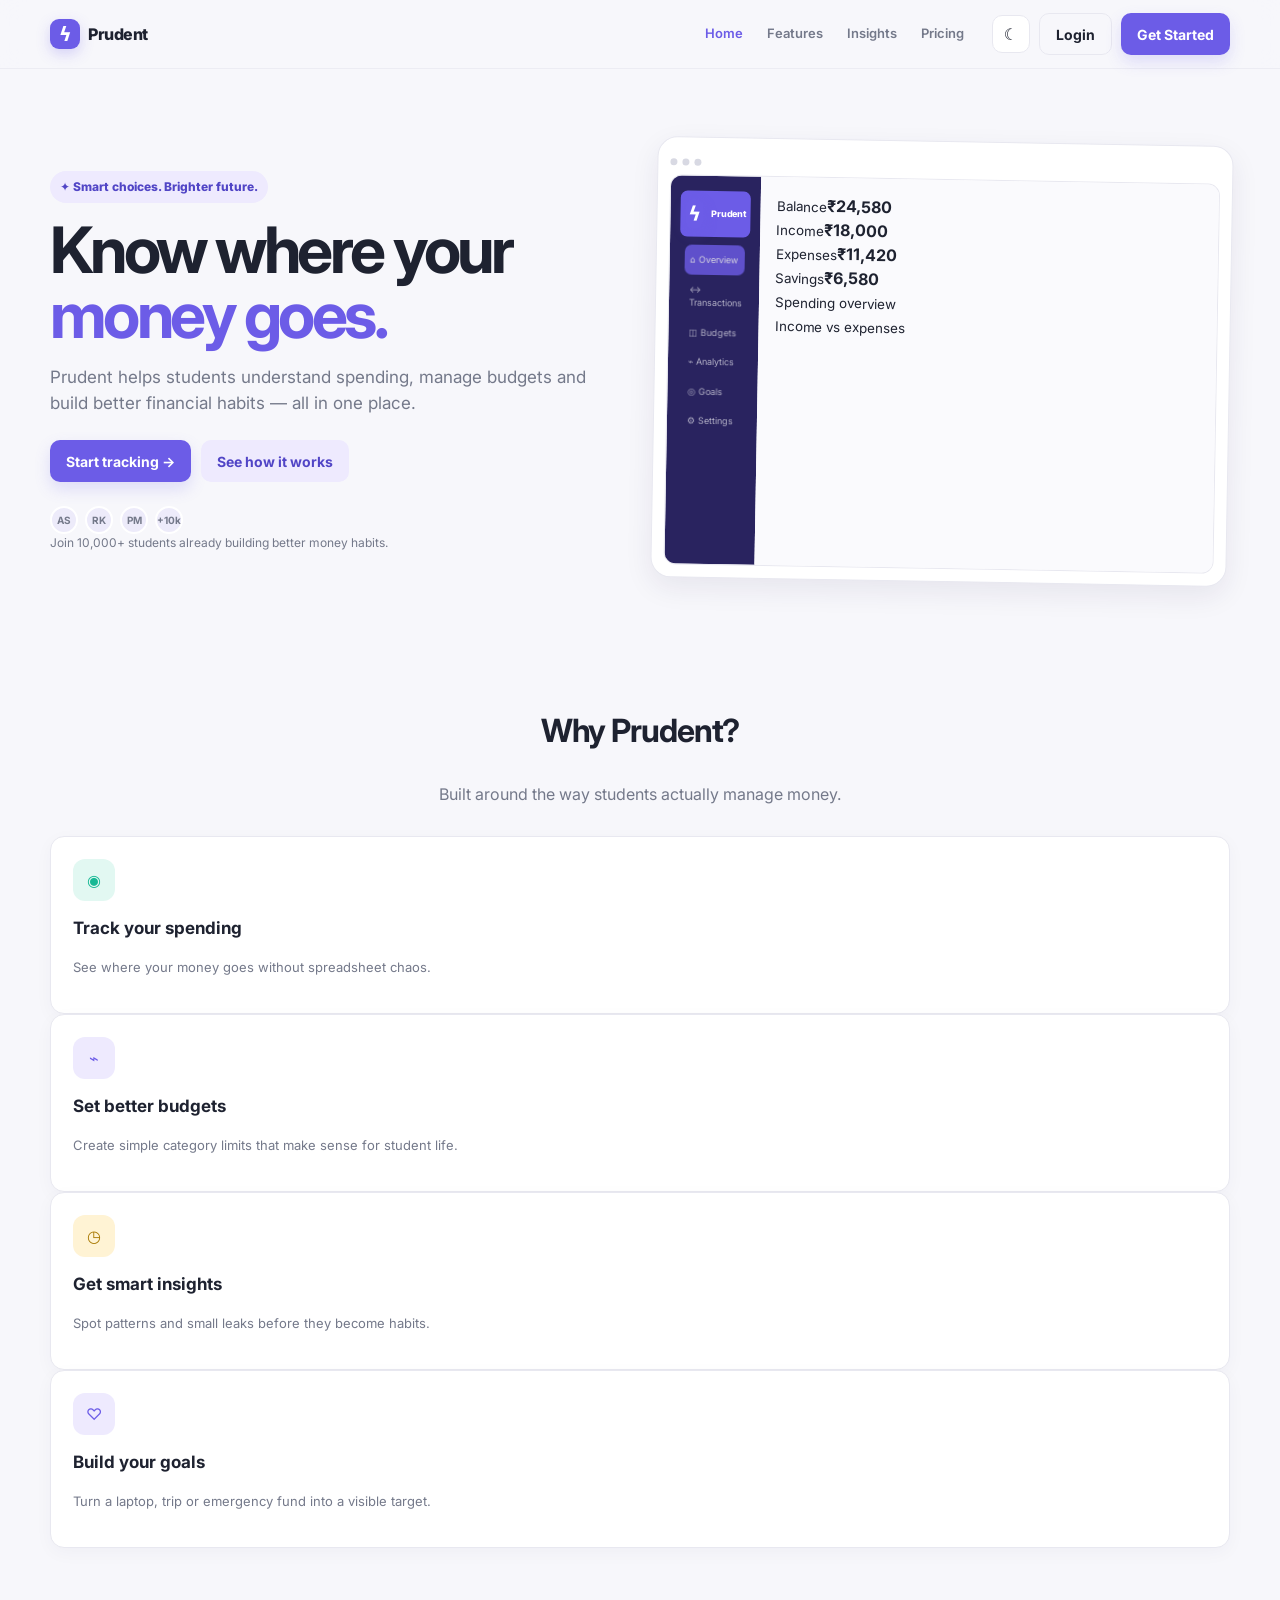
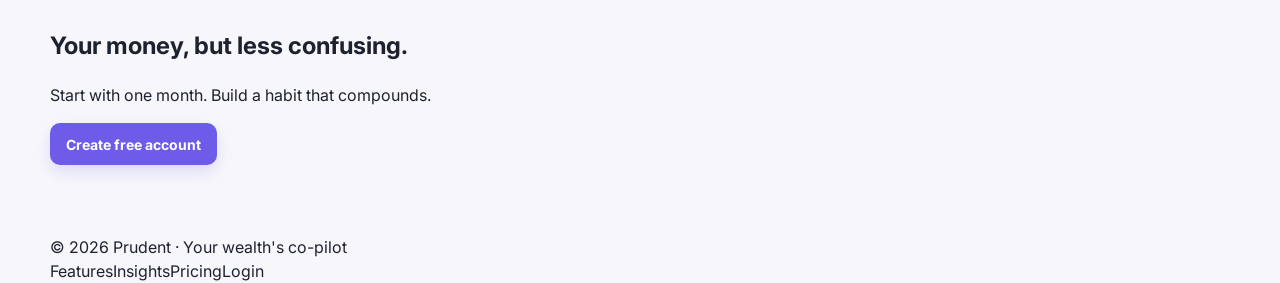
<file: index.html>
<!doctype html><html><head><meta charset="utf-8"><meta name="viewport" content="width=device-width,initial-scale=1"><title>Home — Prudent</title><link rel="stylesheet" href="styles.css"></head><body>
        <header class="navbar"><div class="container nav-inner">
          <a class="logo" href="index.html"><span class="logo-mark">ϟ</span>Prudent</a>
          <nav class="nav-links">
            <a class="active" href="index.html">Home</a>
            <a class="" href="features.html">Features</a>
            <a class="" href="insights.html">Insights</a>
            <a class="" href="pricing.html">Pricing</a>
          </nav>
          <div class="nav-actions"><button class="theme-btn" data-theme-toggle>☾</button><a class="btn btn-outline" href="auth.html">Login</a><a class="btn btn-primary" href="auth.html">Get Started</a><button class="theme-btn mobile-menu">☰</button></div>
        </div></header>
        
<section class="hero"><div class="container hero-grid">
<div>
  <div class="eyebrow">✦ Smart choices. Brighter future.</div>
  <h1>Know where your <span class="gradient-text">money goes.</span></h1>
  <p>Prudent helps students understand spending, manage budgets and build better financial habits — all in one place.</p>
  <div class="hero-actions"><a class="btn btn-primary" href="dashboard.html">Start tracking →</a><a class="btn btn-secondary" href="features.html">See how it works</a></div>
  <div class="hero-note"><div class="avatar-stack"><span>AS</span><span>RK</span><span>PM</span><span>+10k</span></div> Join 10,000+ students already building better money habits.</div>
</div>
<div class="mockup"><div class="mock-top"><i class="dot"></i><i class="dot"></i><i class="dot"></i></div>
  <div class="app-preview"><aside class="preview-side"><div class="logo"><span class="logo-mark">ϟ</span>Prudent</div><div class="preview-nav"><div class="sel">⌂ Overview</div><div>↔ Transactions</div><div>◫ Budgets</div><div>⌁ Analytics</div><div>◎ Goals</div><div>⚙ Settings</div></div></aside>
  <div class="preview-main"><div class="preview-head"></div><div class="mini-cards"><div class="mini-card"><small>Balance</small><b>₹24,580</b></div><div class="mini-card"><small>Income</small><b>₹18,000</b></div><div class="mini-card"><small>Expenses</small><b>₹11,420</b></div><div class="mini-card"><small>Savings</small><b>₹6,580</b></div></div><div class="chart-row"><div class="chart"><small>Spending overview</small><div class="donut"></div></div><div class="chart"><small>Income vs expenses</small><div class="bars"><i class="bar" style="height:55%"></i><i class="bar mint" style="height:72%"></i><i class="bar" style="height:65%"></i><i class="bar mint" style="height:88%"></i><i class="bar" style="height:48%"></i></div></div></div></div></div>
</div></div></section>
<section class="section"><div class="container"><div class="section-head"><h2>Why Prudent?</h2><p>Built around the way students actually manage money.</p></div><div class="grid-4">
<div class="feature-card"><div class="icon-box icon-green">◉</div><h3>Track your spending</h3><p>See where your money goes without spreadsheet chaos.</p></div>
<div class="feature-card"><div class="icon-box">⌁</div><h3>Set better budgets</h3><p>Create simple category limits that make sense for student life.</p></div>
<div class="feature-card"><div class="icon-box icon-yellow">◷</div><h3>Get smart insights</h3><p>Spot patterns and small leaks before they become habits.</p></div>
<div class="feature-card"><div class="icon-box icon-pink">♡</div><h3>Build your goals</h3><p>Turn a laptop, trip or emergency fund into a visible target.</p></div>
</div></div></section>
<section class="section" style="padding-top:10px"><div class="container"><div class="cta"><h2>Your money, but less confusing.</h2><p>Start with one month. Build a habit that compounds.</p><a class="btn btn-primary" href="auth.html">Create free account</a></div></div></section>
<footer><div class="container footer-row"><span>© 2026 Prudent · Your wealth's co-pilot</span><div class="footer-links"><a href="features.html">Features</a><a href="insights.html">Insights</a><a href="pricing.html">Pricing</a><a href="auth.html">Login</a></div></div></footer><div id="toast" class="toast"></div><script src="script.js"></script></body></html>
</file>
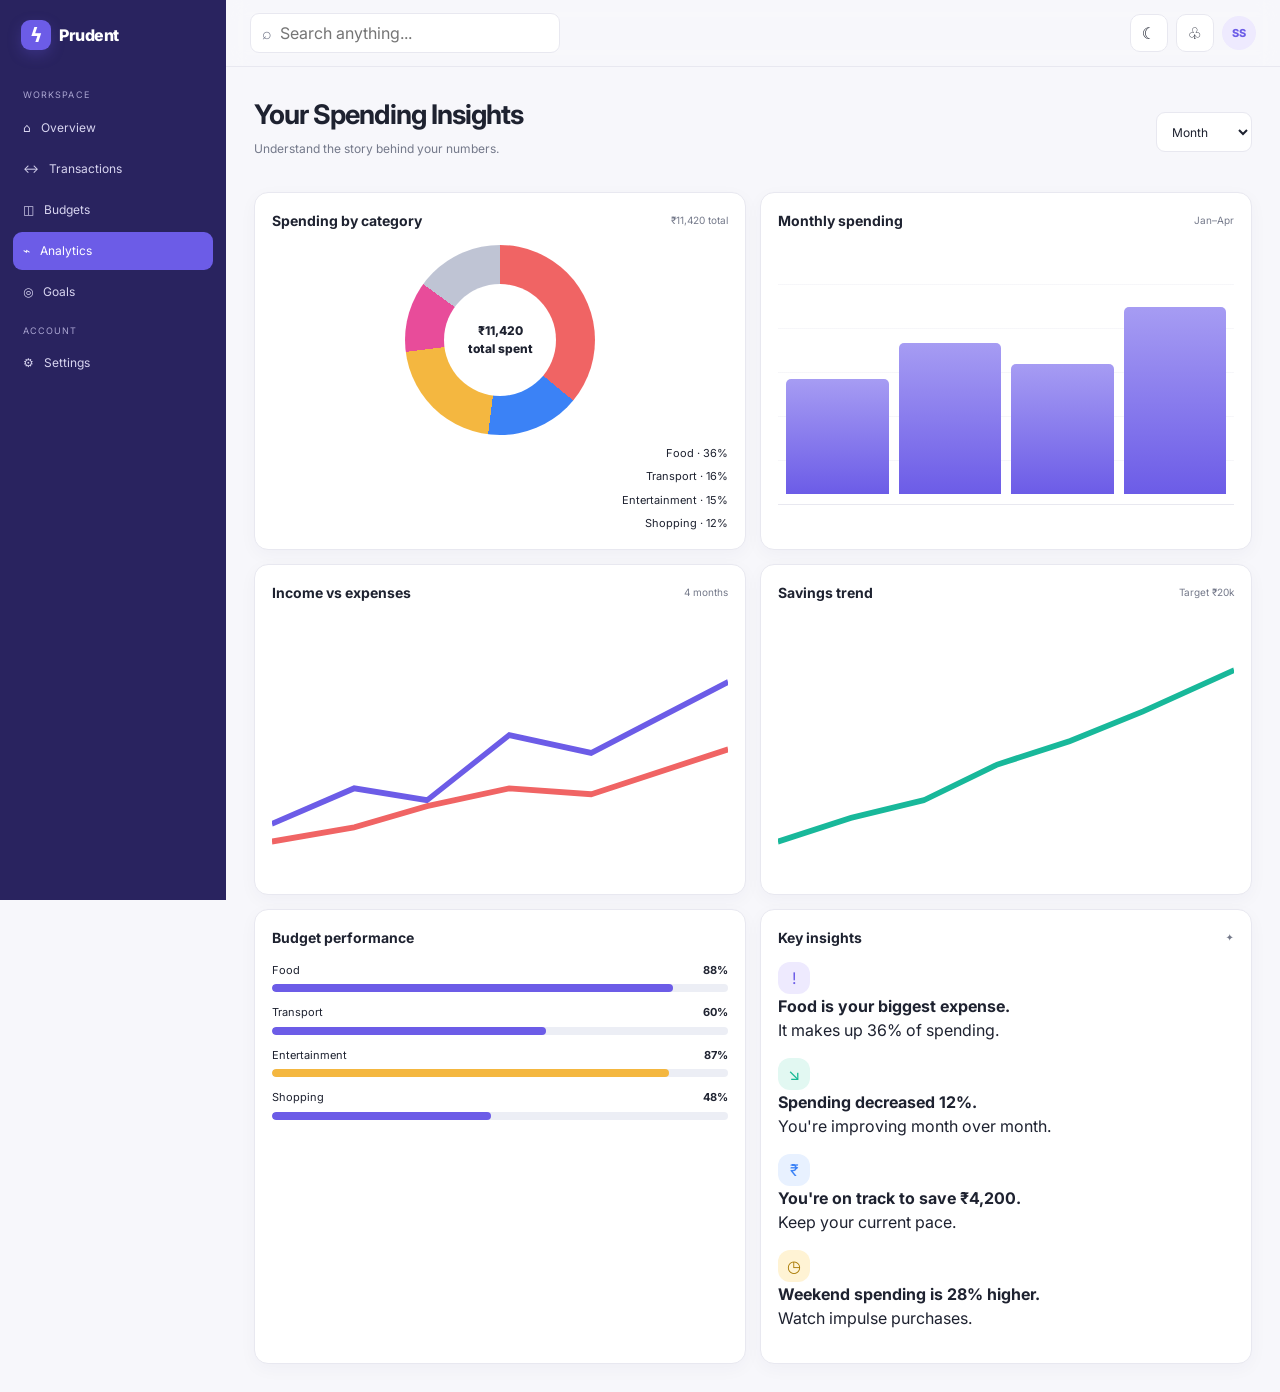
<file: analytics.html>
<!doctype html><html><head><meta charset="utf-8"><meta name="viewport" content="width=device-width,initial-scale=1"><title>Analytics — Prudent</title><link rel="stylesheet" href="styles.css"></head><body><div class="app-shell">
        <aside class="sidebar" id="sidebar">
          <div class="logo"><span class="logo-mark">ϟ</span>Prudent</div>
          <div class="side-group">
            <div class="side-label">Workspace</div>
            <a class="side-link " href="dashboard.html">⌂ <span>Overview</span></a>
            <a class="side-link " href="transactions.html">↔ <span>Transactions</span></a>
            <a class="side-link " href="budgets.html">◫ <span>Budgets</span></a>
            <a class="side-link active" href="analytics.html">⌁ <span>Analytics</span></a>
            <a class="side-link " href="goals-settings.html">◎ <span>Goals</span></a>
          </div>
          <div class="side-group">
            <div class="side-label">Account</div>
            <a class="side-link " href="goals-settings.html#settings">⚙ <span>Settings</span></a>
          </div>
        </aside>
        <div class="app-main">
          <header class="topbar">
            <div style="display:flex;align-items:center;gap:10px">
              <button class="theme-btn mobile-menu" data-menu>☰</button>
              <label class="search">⌕ <input placeholder="Search anything..." /></label>
            </div>
            <div class="top-actions">
              <button class="theme-btn" data-theme-toggle>☾</button>
              <button class="theme-btn" data-toast="No new notifications">♧</button>
              <div class="avatar">SS</div>
            </div>
          </header>
          <main class="page">
<div class="page-title"><div><h1>Your Spending Insights</h1><p>Understand the story behind your numbers.</p></div><select class="filter"><option>Month</option><option>Week</option><option>3 Months</option><option>Year</option></select></div>
<div class="analytics-grid">
<div class="panel"><div class="panel-title"><h3>Spending by category</h3><span>₹11,420 total</span></div><div class="donut-large"></div><div class="legend"><div><i></i>Food · 36%</div><div><i class="c2"></i>Transport · 16%</div><div><i class="c3"></i>Entertainment · 15%</div><div><i class="c4"></i>Shopping · 12%</div></div></div>
<div class="panel"><div class="panel-title"><h3>Monthly spending</h3><span>Jan–Apr</span></div><div class="big-chart" style="height:260px"><i class="big-bar" style="height:48%"></i><i class="big-bar" style="height:63%"></i><i class="big-bar" style="height:54%"></i><i class="big-bar" style="height:78%"></i></div></div>
<div class="panel"><div class="panel-title"><h3>Income vs expenses</h3><span>4 months</span></div><div class="line-chart" style="height:260px"><svg viewBox="0 0 500 220" preserveAspectRatio="none"><polyline fill="none" stroke="#6C5CE7" stroke-width="5" points="0,175 90,145 170,155 260,100 350,115 500,55"/><polyline fill="none" stroke="#F06464" stroke-width="5" points="0,190 90,178 170,160 260,145 350,150 500,112"/></svg></div></div>
<div class="panel"><div class="panel-title"><h3>Savings trend</h3><span>Target ₹20k</span></div><div class="line-chart" style="height:260px"><svg viewBox="0 0 500 220" preserveAspectRatio="none"><polyline fill="none" stroke="#18B89A" stroke-width="5" points="0,190 80,170 160,155 240,125 320,105 400,80 500,45"/></svg></div></div>
<div class="panel"><div class="panel-title"><h3>Budget performance</h3></div><div class="budget-row"><div class="budget-head"><span>Food</span><b>88%</b></div><div class="progress red"><span style="width:88%"></span></div></div><div class="budget-row"><div class="budget-head"><span>Transport</span><b>60%</b></div><div class="progress"><span style="width:60%"></span></div></div><div class="budget-row"><div class="budget-head"><span>Entertainment</span><b>87%</b></div><div class="progress yellow"><span style="width:87%"></span></div></div><div class="budget-row"><div class="budget-head"><span>Shopping</span><b>48%</b></div><div class="progress"><span style="width:48%"></span></div></div></div>
<div class="panel"><div class="panel-title"><h3>Key insights</h3><span>✦</span></div><div class="insights"><div class="insight"><div class="icon-box icon-pink" style="margin:0;width:32px;height:32px">!</div><div><b>Food is your biggest expense.</b><p>It makes up 36% of spending.</p></div></div><div class="insight"><div class="icon-box icon-green" style="margin:0;width:32px;height:32px">↘</div><div><b>Spending decreased 12%.</b><p>You're improving month over month.</p></div></div><div class="insight"><div class="icon-box icon-blue" style="margin:0;width:32px;height:32px">₹</div><div><b>You're on track to save ₹4,200.</b><p>Keep your current pace.</p></div></div><div class="insight"><div class="icon-box icon-yellow" style="margin:0;width:32px;height:32px">◷</div><div><b>Weekend spending is 28% higher.</b><p>Watch impulse purchases.</p></div></div></div></div>
</div>
</main>
        </div>
        </div><div id="toast" class="toast"></div><script src="script.js"></script></body></html>
</file>
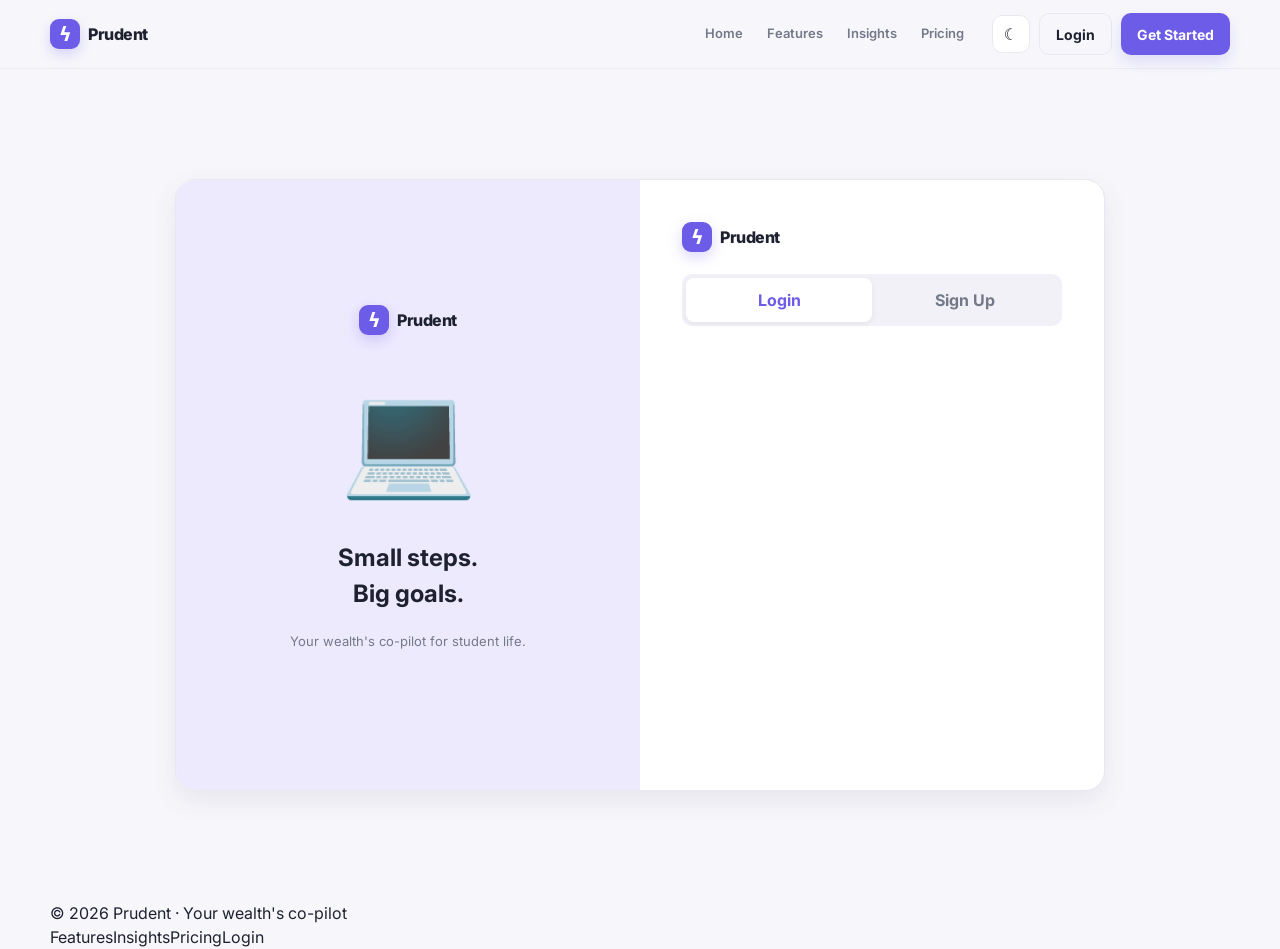
<file: auth.html>
<!doctype html><html><head><meta charset="utf-8"><meta name="viewport" content="width=device-width,initial-scale=1"><title>Login / Sign Up — Prudent</title><link rel="stylesheet" href="styles.css"></head><body>
        <header class="navbar"><div class="container nav-inner">
          <a class="logo" href="index.html"><span class="logo-mark">ϟ</span>Prudent</a>
          <nav class="nav-links">
            <a class="" href="index.html">Home</a>
            <a class="" href="features.html">Features</a>
            <a class="" href="insights.html">Insights</a>
            <a class="" href="pricing.html">Pricing</a>
          </nav>
          <div class="nav-actions"><button class="theme-btn" data-theme-toggle>☾</button><a class="btn btn-outline" href="auth.html">Login</a><a class="btn btn-primary" href="auth.html">Get Started</a><button class="theme-btn mobile-menu">☰</button></div>
        </div></header>
        
<main class="auth-page"><div class="auth-wrap">
<div class="auth-art"><div class="auth-art-inner"><div class="logo" style="justify-content:center"><span class="logo-mark">ϟ</span>Prudent</div><div class="student">💻</div><h2>Small steps.<br>Big goals.</h2><p style="color:var(--muted);font-size:13px">Your wealth's co-pilot for student life.</p></div></div>
<div class="auth-form"><a href="index.html" class="logo" style="margin-bottom:22px"><span class="logo-mark">ϟ</span>Prudent</a>
<div class="tabs" data-tabs><button class="tab active" data-target="loginState">Login</button><button class="tab" data-target="signupState">Sign Up</button></div>
<div id="loginState" class="auth-state"><h1>Welcome back</h1><p>Pick up where you left off.</p><form onsubmit="event.preventDefault();toast('Logged in successfully');setTimeout(()=>location.href='dashboard.html',500)"><div class="form-group"><label>Email address</label><input class="input" type="email" placeholder="you@example.com" required></div><div class="form-group"><label>Password</label><input class="input" type="password" placeholder="Enter your password" required></div><div class="form-row"><label class="check"><input type="checkbox"> Remember me</label><a href="#" style="color:var(--primary)">Forgot password?</a></div><button class="btn btn-primary" style="width:100%">Login</button></form><div class="divider">or</div><button class="btn btn-outline" style="width:100%" data-toast="Google sign-in demo">G&nbsp; Continue with Google</button><p style="text-align:center;margin-top:18px">Don't have an account? <button class="btn-ghost" data-auth-switch="signup" style="padding:0;color:var(--primary)">Sign up</button></p></div>
<div id="signupState" class="auth-state" style="display:none"><h1>Create your account</h1><p>Start building better money habits.</p><form onsubmit="event.preventDefault();toast('Account created');setTimeout(()=>location.href='dashboard.html',500)"><div class="form-group"><label>Full name</label><input class="input" placeholder="Sakshi Shandilya" required></div><div class="form-group"><label>Email address</label><input class="input" type="email" placeholder="you@example.com" required></div><div class="form-group"><label>Password</label><input class="input" type="password" placeholder="••••••••" required></div><div class="form-group"><label>Confirm password</label><input class="input" type="password" placeholder="••••••••" required></div><label class="check" style="font-size:11px;color:var(--muted);margin:8px 0 17px"><input type="checkbox" required> I agree to the Terms & Conditions</label><button class="btn btn-primary" style="width:100%">Sign Up</button></form><div class="divider">or</div><button class="btn btn-outline" style="width:100%" data-toast="Google sign-up demo">G&nbsp; Continue with Google</button><p style="text-align:center;margin-top:18px">Already have an account? <button class="btn-ghost" data-auth-switch="login" style="padding:0;color:var(--primary)">Login</button></p></div>
</div></div></main>
<footer><div class="container footer-row"><span>© 2026 Prudent · Your wealth's co-pilot</span><div class="footer-links"><a href="features.html">Features</a><a href="insights.html">Insights</a><a href="pricing.html">Pricing</a><a href="auth.html">Login</a></div></div></footer><div id="toast" class="toast"></div><script src="script.js"></script></body></html>
</file>
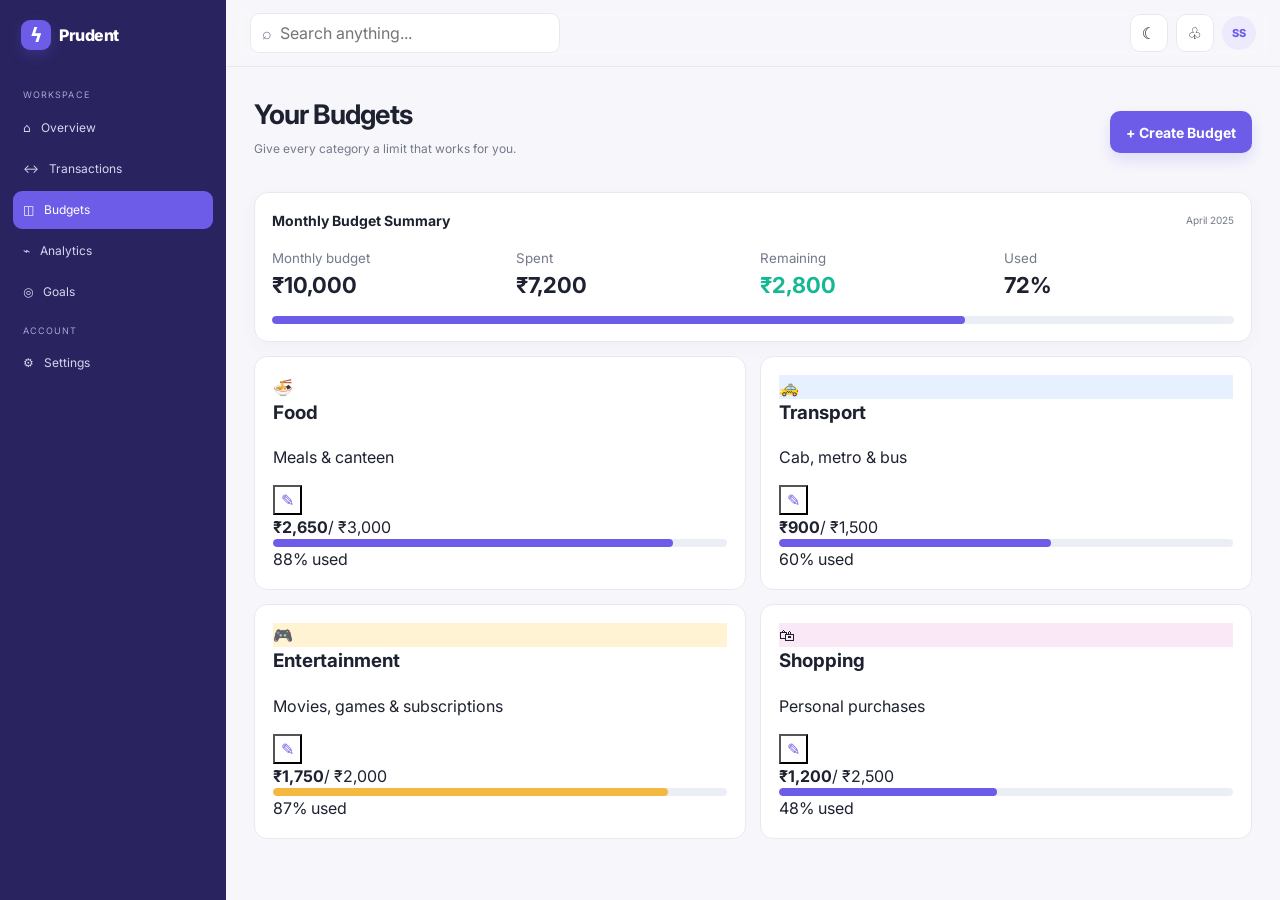
<file: budgets.html>
<!doctype html><html><head><meta charset="utf-8"><meta name="viewport" content="width=device-width,initial-scale=1"><title>Budgets — Prudent</title><link rel="stylesheet" href="styles.css"></head><body><div class="app-shell">
        <aside class="sidebar" id="sidebar">
          <div class="logo"><span class="logo-mark">ϟ</span>Prudent</div>
          <div class="side-group">
            <div class="side-label">Workspace</div>
            <a class="side-link " href="dashboard.html">⌂ <span>Overview</span></a>
            <a class="side-link " href="transactions.html">↔ <span>Transactions</span></a>
            <a class="side-link active" href="budgets.html">◫ <span>Budgets</span></a>
            <a class="side-link " href="analytics.html">⌁ <span>Analytics</span></a>
            <a class="side-link " href="goals-settings.html">◎ <span>Goals</span></a>
          </div>
          <div class="side-group">
            <div class="side-label">Account</div>
            <a class="side-link " href="goals-settings.html#settings">⚙ <span>Settings</span></a>
          </div>
        </aside>
        <div class="app-main">
          <header class="topbar">
            <div style="display:flex;align-items:center;gap:10px">
              <button class="theme-btn mobile-menu" data-menu>☰</button>
              <label class="search">⌕ <input placeholder="Search anything..." /></label>
            </div>
            <div class="top-actions">
              <button class="theme-btn" data-theme-toggle>☾</button>
              <button class="theme-btn" data-toast="No new notifications">♧</button>
              <div class="avatar">SS</div>
            </div>
          </header>
          <main class="page">
<div class="page-title"><div><h1>Your Budgets</h1><p>Give every category a limit that works for you.</p></div><button class="btn btn-primary" data-toast="Create Budget opened">+ Create Budget</button></div>
<div class="panel" style="margin-bottom:14px"><div class="panel-title"><h3>Monthly Budget Summary</h3><span>April 2025</span></div><div class="stat-grid"><div><small style="color:var(--muted)">Monthly budget</small><strong style="display:block;font-size:22px">₹10,000</strong></div><div><small style="color:var(--muted)">Spent</small><strong style="display:block;font-size:22px">₹7,200</strong></div><div><small style="color:var(--muted)">Remaining</small><strong style="display:block;font-size:22px;color:var(--mint)">₹2,800</strong></div><div><small style="color:var(--muted)">Used</small><strong style="display:block;font-size:22px">72%</strong></div></div><div class="progress" style="margin-top:14px"><span style="width:72%"></span></div></div>
<div class="budget-grid">
<div class="budget-card"><div class="budget-top"><div class="category-icon">🍜</div><div><h3>Food</h3><p>Meals & canteen</p></div><button class="btn-ghost" style="margin-left:auto">✎</button></div><div class="budget-values"><b>₹2,650</b><span>/ ₹3,000</span></div><div class="progress red"><span style="width:88%"></span></div><div class="budget-percent">88% used</div></div>
<div class="budget-card"><div class="budget-top"><div class="category-icon" style="background:#E7F0FF">🚕</div><div><h3>Transport</h3><p>Cab, metro & bus</p></div><button class="btn-ghost" style="margin-left:auto">✎</button></div><div class="budget-values"><b>₹900</b><span>/ ₹1,500</span></div><div class="progress"><span style="width:60%"></span></div><div class="budget-percent">60% used</div></div>
<div class="budget-card"><div class="budget-top"><div class="category-icon" style="background:#FFF3D4">🎮</div><div><h3>Entertainment</h3><p>Movies, games & subscriptions</p></div><button class="btn-ghost" style="margin-left:auto">✎</button></div><div class="budget-values"><b>₹1,750</b><span>/ ₹2,000</span></div><div class="progress yellow"><span style="width:87%"></span></div><div class="budget-percent">87% used</div></div>
<div class="budget-card"><div class="budget-top"><div class="category-icon" style="background:#FBE8F7">🛍</div><div><h3>Shopping</h3><p>Personal purchases</p></div><button class="btn-ghost" style="margin-left:auto">✎</button></div><div class="budget-values"><b>₹1,200</b><span>/ ₹2,500</span></div><div class="progress"><span style="width:48%"></span></div><div class="budget-percent">48% used</div></div>
</div>
</main>
        </div>
        </div><div id="toast" class="toast"></div><script src="script.js"></script></body></html>
</file>
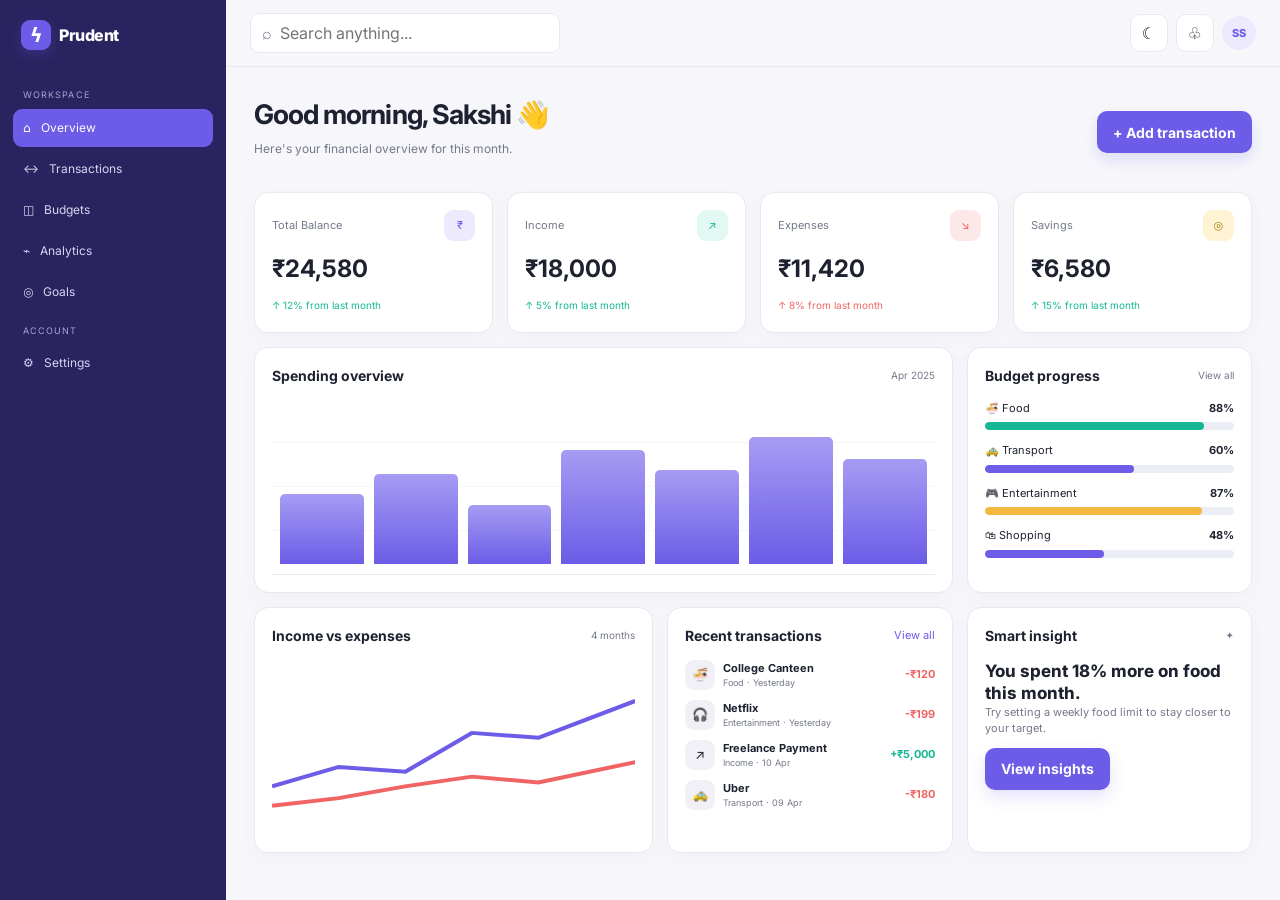
<file: dashboard.html>
<!doctype html><html><head><meta charset="utf-8"><meta name="viewport" content="width=device-width,initial-scale=1"><title>Dashboard — Prudent</title><link rel="stylesheet" href="styles.css"></head><body><div class="app-shell">
        <aside class="sidebar" id="sidebar">
          <div class="logo"><span class="logo-mark">ϟ</span>Prudent</div>
          <div class="side-group">
            <div class="side-label">Workspace</div>
            <a class="side-link active" href="dashboard.html">⌂ <span>Overview</span></a>
            <a class="side-link " href="transactions.html">↔ <span>Transactions</span></a>
            <a class="side-link " href="budgets.html">◫ <span>Budgets</span></a>
            <a class="side-link " href="analytics.html">⌁ <span>Analytics</span></a>
            <a class="side-link " href="goals-settings.html">◎ <span>Goals</span></a>
          </div>
          <div class="side-group">
            <div class="side-label">Account</div>
            <a class="side-link " href="goals-settings.html#settings">⚙ <span>Settings</span></a>
          </div>
        </aside>
        <div class="app-main">
          <header class="topbar">
            <div style="display:flex;align-items:center;gap:10px">
              <button class="theme-btn mobile-menu" data-menu>☰</button>
              <label class="search">⌕ <input placeholder="Search anything..." /></label>
            </div>
            <div class="top-actions">
              <button class="theme-btn" data-theme-toggle>☾</button>
              <button class="theme-btn" data-toast="No new notifications">♧</button>
              <div class="avatar">SS</div>
            </div>
          </header>
          <main class="page">
<div class="page-title"><div><h1>Good morning, Sakshi 👋</h1><p>Here's your financial overview for this month.</p></div><button class="btn btn-primary" data-modal-open="addTransactionModal">+ Add transaction</button></div>
<div class="stat-grid">
<div class="stat"><div class="stat-top"><span>Total Balance</span><span class="stat-icon" style="background:#EEEAFE;color:var(--primary)">₹</span></div><strong>₹24,580</strong><small class="positive">↑ 12% from last month</small></div>
<div class="stat"><div class="stat-top"><span>Income</span><span class="stat-icon" style="background:#E2F8F2;color:var(--mint)">↗</span></div><strong>₹18,000</strong><small class="positive">↑ 5% from last month</small></div>
<div class="stat"><div class="stat-top"><span>Expenses</span><span class="stat-icon" style="background:#FCE8E8;color:var(--coral)">↘</span></div><strong>₹11,420</strong><small class="negative">↑ 8% from last month</small></div>
<div class="stat"><div class="stat-top"><span>Savings</span><span class="stat-icon" style="background:#FFF3D4;color:#A87800">◎</span></div><strong>₹6,580</strong><small class="positive">↑ 15% from last month</small></div>
</div>
<div class="dashboard-grid">
<div class="panel wide"><div class="panel-title"><h3>Spending overview</h3><span>Apr 2025</span></div><div class="big-chart"><i class="big-bar" style="height:45%"></i><i class="big-bar" style="height:58%"></i><i class="big-bar" style="height:38%"></i><i class="big-bar" style="height:74%"></i><i class="big-bar" style="height:61%"></i><i class="big-bar" style="height:82%"></i><i class="big-bar" style="height:68%"></i></div></div>
<div class="panel"><div class="panel-title"><h3>Budget progress</h3><span>View all</span></div><div class="budget-row"><div class="budget-head"><span>🍜 Food</span><b>88%</b></div><div class="progress green"><span style="width:88%"></span></div></div><div class="budget-row"><div class="budget-head"><span>🚕 Transport</span><b>60%</b></div><div class="progress"><span style="width:60%"></span></div></div><div class="budget-row"><div class="budget-head"><span>🎮 Entertainment</span><b>87%</b></div><div class="progress yellow"><span style="width:87%"></span></div></div><div class="budget-row"><div class="budget-head"><span>🛍 Shopping</span><b>48%</b></div><div class="progress"><span style="width:48%"></span></div></div></div>
<div class="panel"><div class="panel-title"><h3>Income vs expenses</h3><span>4 months</span></div><div class="line-chart"><svg viewBox="0 0 300 180" preserveAspectRatio="none"><polyline fill="none" stroke="#6C5CE7" stroke-width="4" points="0,130 55,110 110,115 165,75 220,80 300,42"/><polyline fill="none" stroke="#F06464" stroke-width="4" points="0,150 55,142 110,130 165,120 220,126 300,105"/></svg></div></div>
<div class="panel"><div class="panel-title"><h3>Recent transactions</h3><a href="transactions.html" style="font-size:11px;color:var(--primary)">View all</a></div><div class="tx-list">
<div class="tx"><span class="tx-icon">🍜</span><div><div class="tx-name">College Canteen</div><div class="tx-meta">Food · Yesterday</div></div><span class="tx-amt negative">-₹120</span></div>
<div class="tx"><span class="tx-icon">🎧</span><div><div class="tx-name">Netflix</div><div class="tx-meta">Entertainment · Yesterday</div></div><span class="tx-amt negative">-₹199</span></div>
<div class="tx"><span class="tx-icon">↗</span><div><div class="tx-name">Freelance Payment</div><div class="tx-meta">Income · 10 Apr</div></div><span class="tx-amt positive">+₹5,000</span></div>
<div class="tx"><span class="tx-icon">🚕</span><div><div class="tx-name">Uber</div><div class="tx-meta">Transport · 09 Apr</div></div><span class="tx-amt negative">-₹180</span></div>
</div></div>
<div class="panel"><div class="panel-title"><h3>Smart insight</h3><span>✦</span></div><div style="font-size:17px;font-weight:750;line-height:1.3">You spent 18% more on food this month.</div><p style="font-size:11px;color:var(--muted)">Try setting a weekly food limit to stay closer to your target.</p><a class="btn btn-primary" href="analytics.html">View insights</a></div>
</div>
<div class="modal-backdrop" id="addTransactionModal"><div class="modal"><div class="modal-head"><h2>Add transaction</h2><button class="close" data-modal-close>×</button></div><form id="addTransactionForm"><div class="form-row" style="justify-content:flex-start;gap:8px"><label class="check"><input type="radio" name="type" checked> Expense</label><label class="check"><input type="radio" name="type"> Income</label></div><div class="form-group"><label>Amount</label><input class="input" placeholder="₹0.00" required></div><div class="form-group"><label>Category</label><select class="select"><option>Food</option><option>Transport</option><option>Entertainment</option><option>Shopping</option><option>Other</option></select></div><div class="form-group"><label>Date</label><input class="input" type="date"></div><div class="form-group"><label>Payment method</label><select class="select"><option>UPI</option><option>Card</option><option>Cash</option></select></div><div class="form-group"><label>Description</label><input class="input" placeholder="Add a note"></div><div style="display:flex;justify-content:flex-end;gap:8px"><button type="button" class="btn btn-secondary" data-modal-close>Cancel</button><button class="btn btn-primary">Add</button></div></form></div></div>
</main>
        </div>
        </div><div id="toast" class="toast"></div><script src="script.js"></script></body></html>
</file>
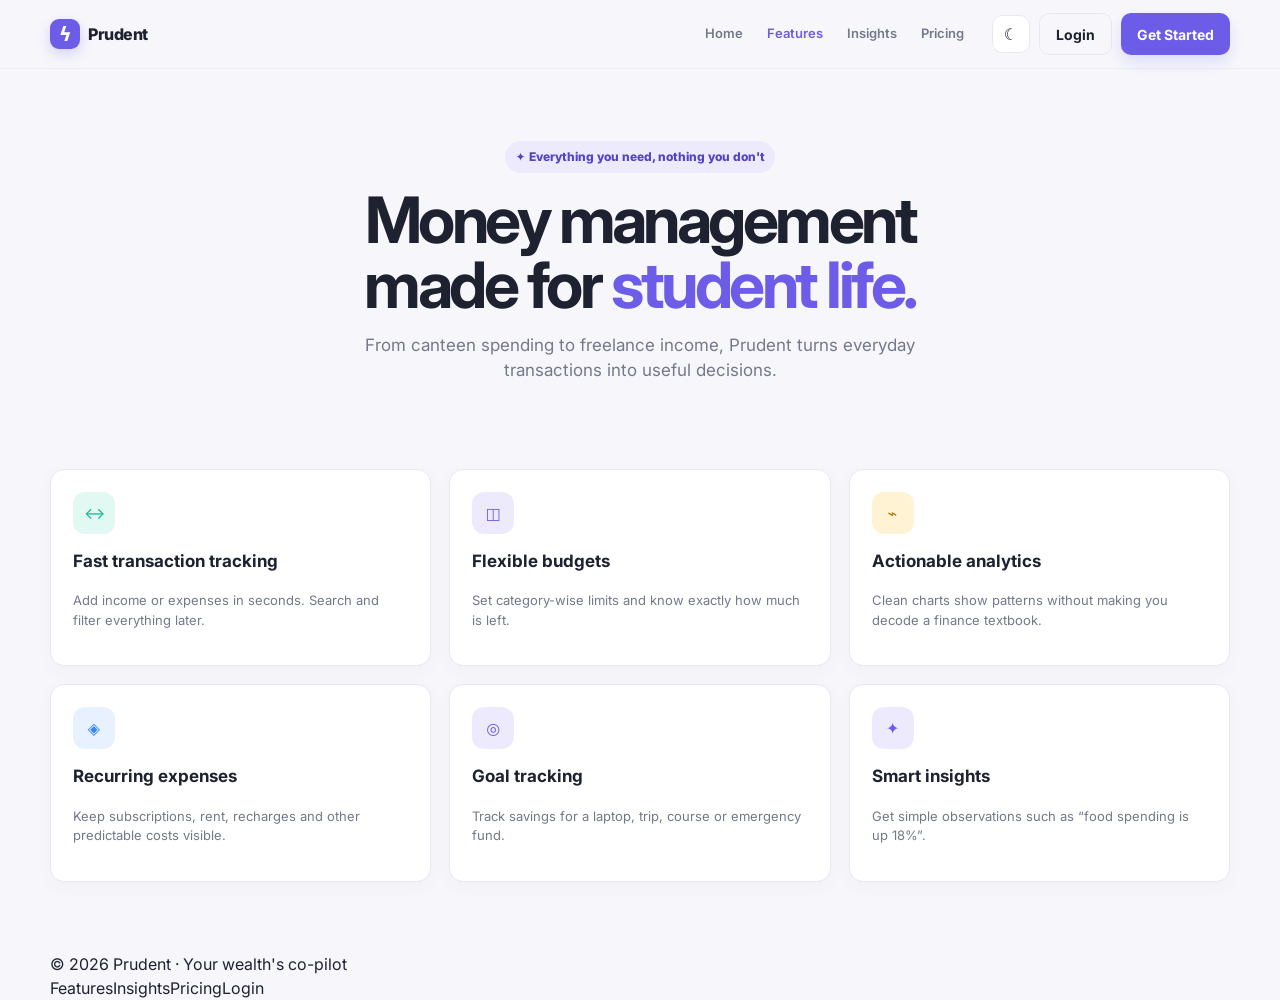
<file: features.html>
<!doctype html><html><head><meta charset="utf-8"><meta name="viewport" content="width=device-width,initial-scale=1"><title>Features — Prudent</title><link rel="stylesheet" href="styles.css"></head><body>
        <header class="navbar"><div class="container nav-inner">
          <a class="logo" href="index.html"><span class="logo-mark">ϟ</span>Prudent</a>
          <nav class="nav-links">
            <a class="" href="index.html">Home</a>
            <a class="active" href="features.html">Features</a>
            <a class="" href="insights.html">Insights</a>
            <a class="" href="pricing.html">Pricing</a>
          </nav>
          <div class="nav-actions"><button class="theme-btn" data-theme-toggle>☾</button><a class="btn btn-outline" href="auth.html">Login</a><a class="btn btn-primary" href="auth.html">Get Started</a><button class="theme-btn mobile-menu">☰</button></div>
        </div></header>
        
<section class="hero" style="padding-bottom:35px"><div class="container"><div class="section-head"><div class="eyebrow">✦ Everything you need, nothing you don't</div><h1 style="margin:auto">Money management made for <span class="gradient-text">student life.</span></h1><p style="margin:15px auto 0">From canteen spending to freelance income, Prudent turns everyday transactions into useful decisions.</p></div></div></section>
<section class="section" style="padding-top:20px"><div class="container grid-3">
<div class="feature-card"><div class="icon-box icon-green">↔</div><h3>Fast transaction tracking</h3><p>Add income or expenses in seconds. Search and filter everything later.</p></div>
<div class="feature-card"><div class="icon-box">◫</div><h3>Flexible budgets</h3><p>Set category-wise limits and know exactly how much is left.</p></div>
<div class="feature-card"><div class="icon-box icon-yellow">⌁</div><h3>Actionable analytics</h3><p>Clean charts show patterns without making you decode a finance textbook.</p></div>
<div class="feature-card"><div class="icon-box icon-blue">◈</div><h3>Recurring expenses</h3><p>Keep subscriptions, rent, recharges and other predictable costs visible.</p></div>
<div class="feature-card"><div class="icon-box icon-pink">◎</div><h3>Goal tracking</h3><p>Track savings for a laptop, trip, course or emergency fund.</p></div>
<div class="feature-card"><div class="icon-box">✦</div><h3>Smart insights</h3><p>Get simple observations such as “food spending is up 18%”.</p></div>
</div></section>
<footer><div class="container footer-row"><span>© 2026 Prudent · Your wealth's co-pilot</span><div class="footer-links"><a href="features.html">Features</a><a href="insights.html">Insights</a><a href="pricing.html">Pricing</a><a href="auth.html">Login</a></div></div></footer><div id="toast" class="toast"></div><script src="script.js"></script></body></html>
</file>
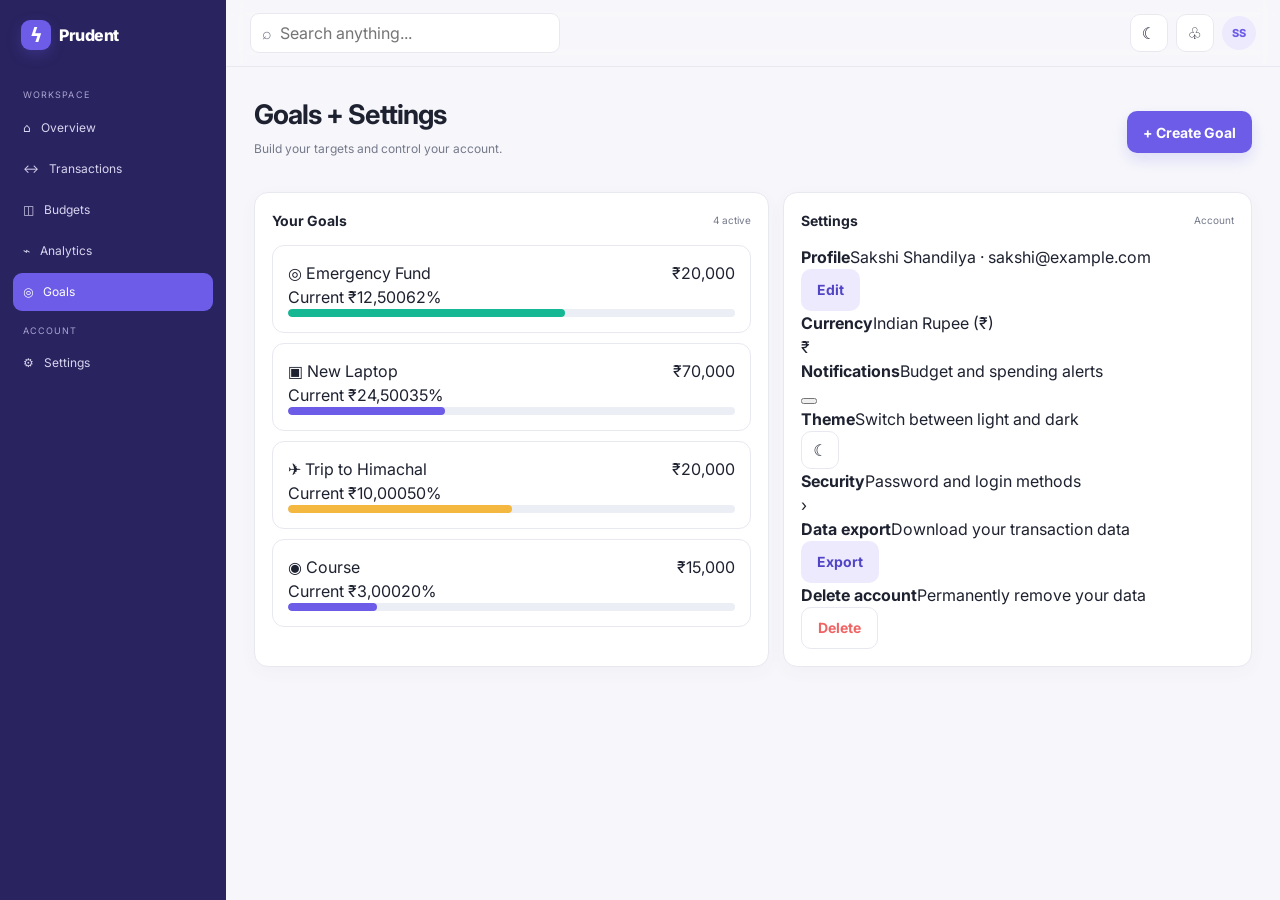
<file: goals-settings.html>
<!doctype html><html><head><meta charset="utf-8"><meta name="viewport" content="width=device-width,initial-scale=1"><title>Goals + Settings — Prudent</title><link rel="stylesheet" href="styles.css"></head><body><div class="app-shell">
        <aside class="sidebar" id="sidebar">
          <div class="logo"><span class="logo-mark">ϟ</span>Prudent</div>
          <div class="side-group">
            <div class="side-label">Workspace</div>
            <a class="side-link " href="dashboard.html">⌂ <span>Overview</span></a>
            <a class="side-link " href="transactions.html">↔ <span>Transactions</span></a>
            <a class="side-link " href="budgets.html">◫ <span>Budgets</span></a>
            <a class="side-link " href="analytics.html">⌁ <span>Analytics</span></a>
            <a class="side-link active" href="goals-settings.html">◎ <span>Goals</span></a>
          </div>
          <div class="side-group">
            <div class="side-label">Account</div>
            <a class="side-link " href="goals-settings.html#settings">⚙ <span>Settings</span></a>
          </div>
        </aside>
        <div class="app-main">
          <header class="topbar">
            <div style="display:flex;align-items:center;gap:10px">
              <button class="theme-btn mobile-menu" data-menu>☰</button>
              <label class="search">⌕ <input placeholder="Search anything..." /></label>
            </div>
            <div class="top-actions">
              <button class="theme-btn" data-theme-toggle>☾</button>
              <button class="theme-btn" data-toast="No new notifications">♧</button>
              <div class="avatar">SS</div>
            </div>
          </header>
          <main class="page">
<div class="page-title"><div><h1>Goals + Settings</h1><p>Build your targets and control your account.</p></div><button class="btn btn-primary" data-toast="Create Goal opened">+ Create Goal</button></div>
<div class="goals-settings">
<div class="panel"><div class="panel-title"><h3>Your Goals</h3><span>4 active</span></div>
<div class="goal"><div class="goal-top"><span class="goal-name">◎ Emergency Fund</span><span class="goal-amt">₹20,000</span></div><div class="goal-meta"><span>Current ₹12,500</span><span>62%</span></div><div class="progress green"><span style="width:62%"></span></div></div>
<div class="goal"><div class="goal-top"><span class="goal-name">▣ New Laptop</span><span class="goal-amt">₹70,000</span></div><div class="goal-meta"><span>Current ₹24,500</span><span>35%</span></div><div class="progress"><span style="width:35%"></span></div></div>
<div class="goal"><div class="goal-top"><span class="goal-name">✈ Trip to Himachal</span><span class="goal-amt">₹20,000</span></div><div class="goal-meta"><span>Current ₹10,000</span><span>50%</span></div><div class="progress yellow"><span style="width:50%"></span></div></div>
<div class="goal"><div class="goal-top"><span class="goal-name">◉ Course</span><span class="goal-amt">₹15,000</span></div><div class="goal-meta"><span>Current ₹3,000</span><span>20%</span></div><div class="progress"><span style="width:20%"></span></div></div>
</div>
<div class="panel" id="settings"><div class="panel-title"><h3>Settings</h3><span>Account</span></div><div class="settings-list">
<div class="setting"><div><b>Profile</b><span>Sakshi Shandilya · sakshi@example.com</span></div><button class="btn btn-secondary">Edit</button></div>
<div class="setting"><div><b>Currency</b><span>Indian Rupee (₹)</span></div><span>₹</span></div>
<div class="setting"><div><b>Notifications</b><span>Budget and spending alerts</span></div><button class="toggle on" data-toggle><i></i></button></div>
<div class="setting"><div><b>Theme</b><span>Switch between light and dark</span></div><button class="theme-btn" data-theme-toggle>☾</button></div>
<div class="setting"><div><b>Security</b><span>Password and login methods</span></div><span>›</span></div>
<div class="setting"><div><b>Data export</b><span>Download your transaction data</span></div><button class="btn btn-secondary" data-toast="Export started">Export</button></div>
<div class="setting"><div><b>Delete account</b><span>Permanently remove your data</span></div><button class="btn btn-outline" style="color:var(--coral)">Delete</button></div>
</div></div></div>
</main>
        </div>
        </div><div id="toast" class="toast"></div><script src="script.js"></script></body></html>
</file>
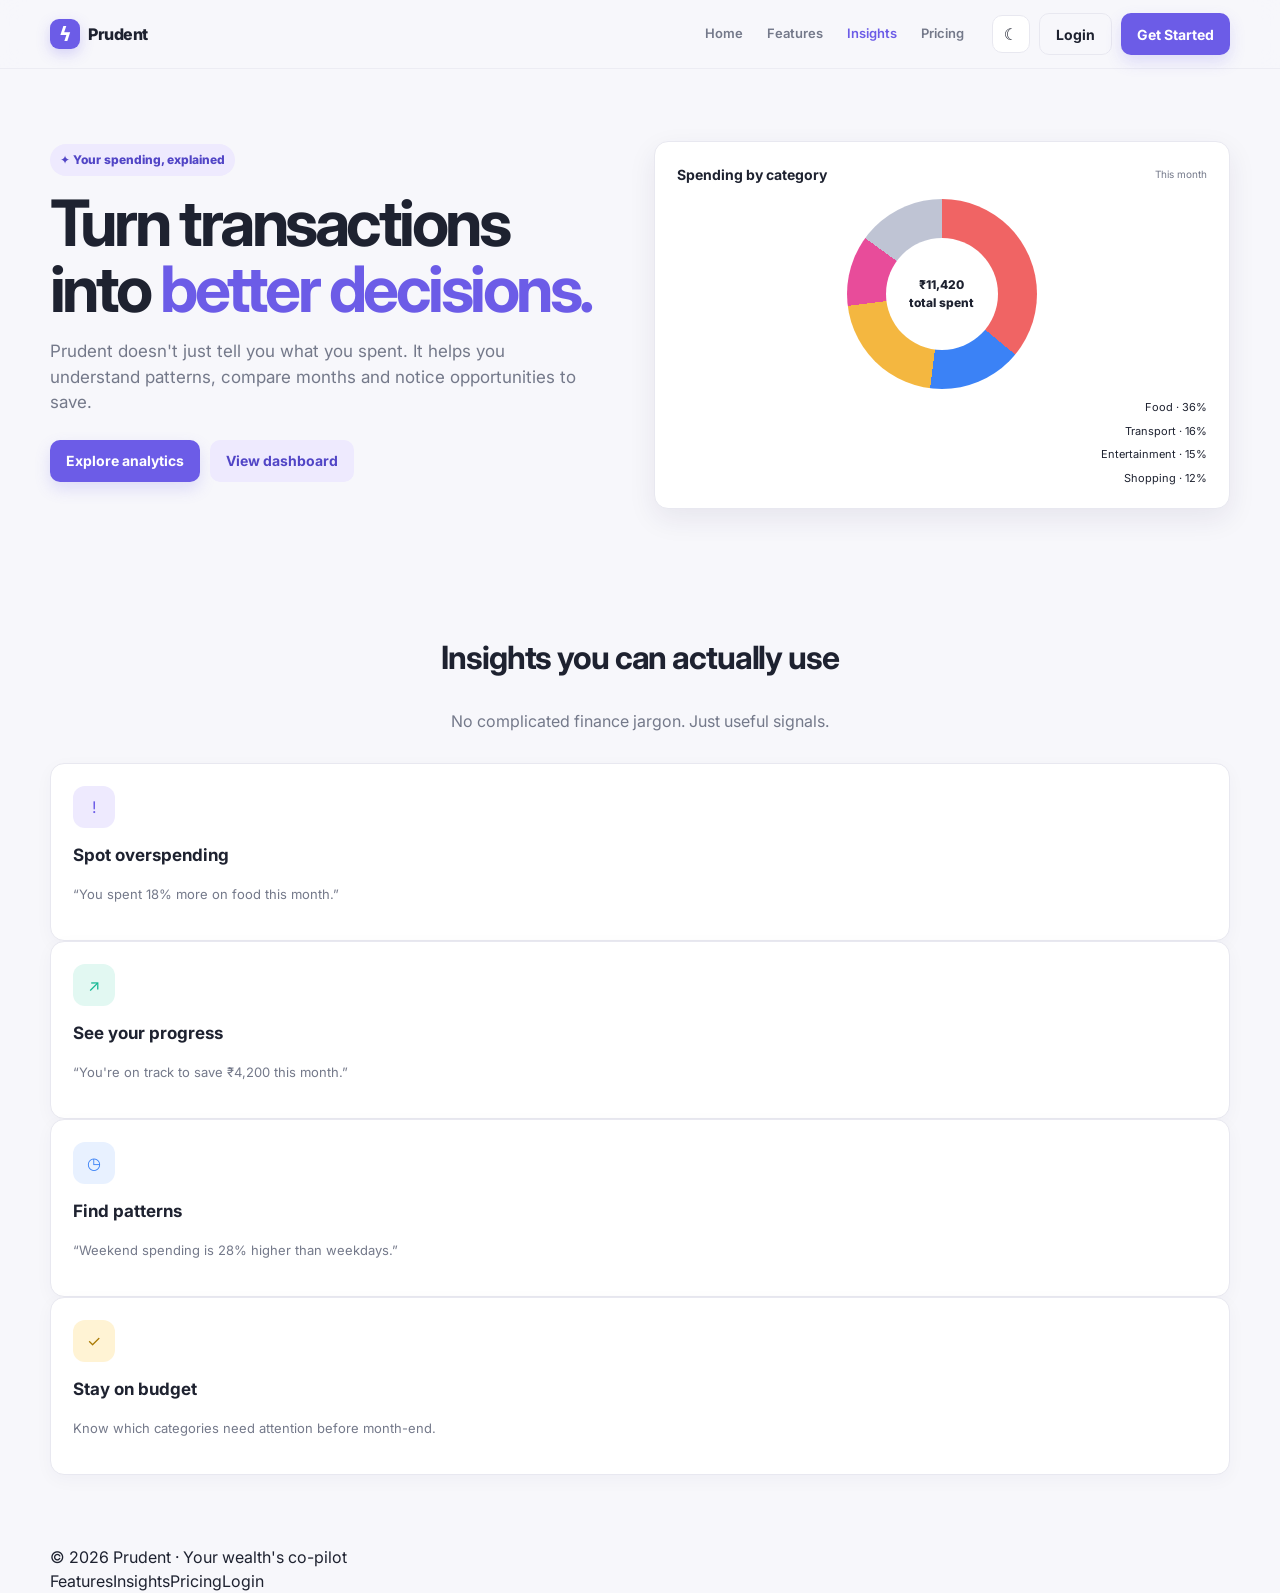
<file: insights.html>
<!doctype html><html><head><meta charset="utf-8"><meta name="viewport" content="width=device-width,initial-scale=1"><title>Insights — Prudent</title><link rel="stylesheet" href="styles.css"></head><body>
        <header class="navbar"><div class="container nav-inner">
          <a class="logo" href="index.html"><span class="logo-mark">ϟ</span>Prudent</a>
          <nav class="nav-links">
            <a class="" href="index.html">Home</a>
            <a class="" href="features.html">Features</a>
            <a class="active" href="insights.html">Insights</a>
            <a class="" href="pricing.html">Pricing</a>
          </nav>
          <div class="nav-actions"><button class="theme-btn" data-theme-toggle>☾</button><a class="btn btn-outline" href="auth.html">Login</a><a class="btn btn-primary" href="auth.html">Get Started</a><button class="theme-btn mobile-menu">☰</button></div>
        </div></header>
        
<section class="hero"><div class="container hero-grid"><div><div class="eyebrow">✦ Your spending, explained</div><h1>Turn transactions into <span class="gradient-text">better decisions.</span></h1><p>Prudent doesn't just tell you what you spent. It helps you understand patterns, compare months and notice opportunities to save.</p><div class="hero-actions"><a class="btn btn-primary" href="analytics.html">Explore analytics</a><a class="btn btn-secondary" href="dashboard.html">View dashboard</a></div></div>
<div class="panel" style="box-shadow:var(--shadow);padding:22px"><div class="panel-title"><h3>Spending by category</h3><span>This month</span></div><div class="donut-large"></div><div class="legend"><div><i></i>Food · 36%</div><div><i class="c2"></i>Transport · 16%</div><div><i class="c3"></i>Entertainment · 15%</div><div><i class="c4"></i>Shopping · 12%</div></div></div></div></section>
<section class="section"><div class="container"><div class="section-head"><h2>Insights you can actually use</h2><p>No complicated finance jargon. Just useful signals.</p></div><div class="grid-4">
<div class="feature-card"><div class="icon-box icon-pink">!</div><h3>Spot overspending</h3><p>“You spent 18% more on food this month.”</p></div>
<div class="feature-card"><div class="icon-box icon-green">↗</div><h3>See your progress</h3><p>“You're on track to save ₹4,200 this month.”</p></div>
<div class="feature-card"><div class="icon-box icon-blue">◷</div><h3>Find patterns</h3><p>“Weekend spending is 28% higher than weekdays.”</p></div>
<div class="feature-card"><div class="icon-box icon-yellow">✓</div><h3>Stay on budget</h3><p>Know which categories need attention before month-end.</p></div>
</div></div></section>
<footer><div class="container footer-row"><span>© 2026 Prudent · Your wealth's co-pilot</span><div class="footer-links"><a href="features.html">Features</a><a href="insights.html">Insights</a><a href="pricing.html">Pricing</a><a href="auth.html">Login</a></div></div></footer><div id="toast" class="toast"></div><script src="script.js"></script></body></html>
</file>
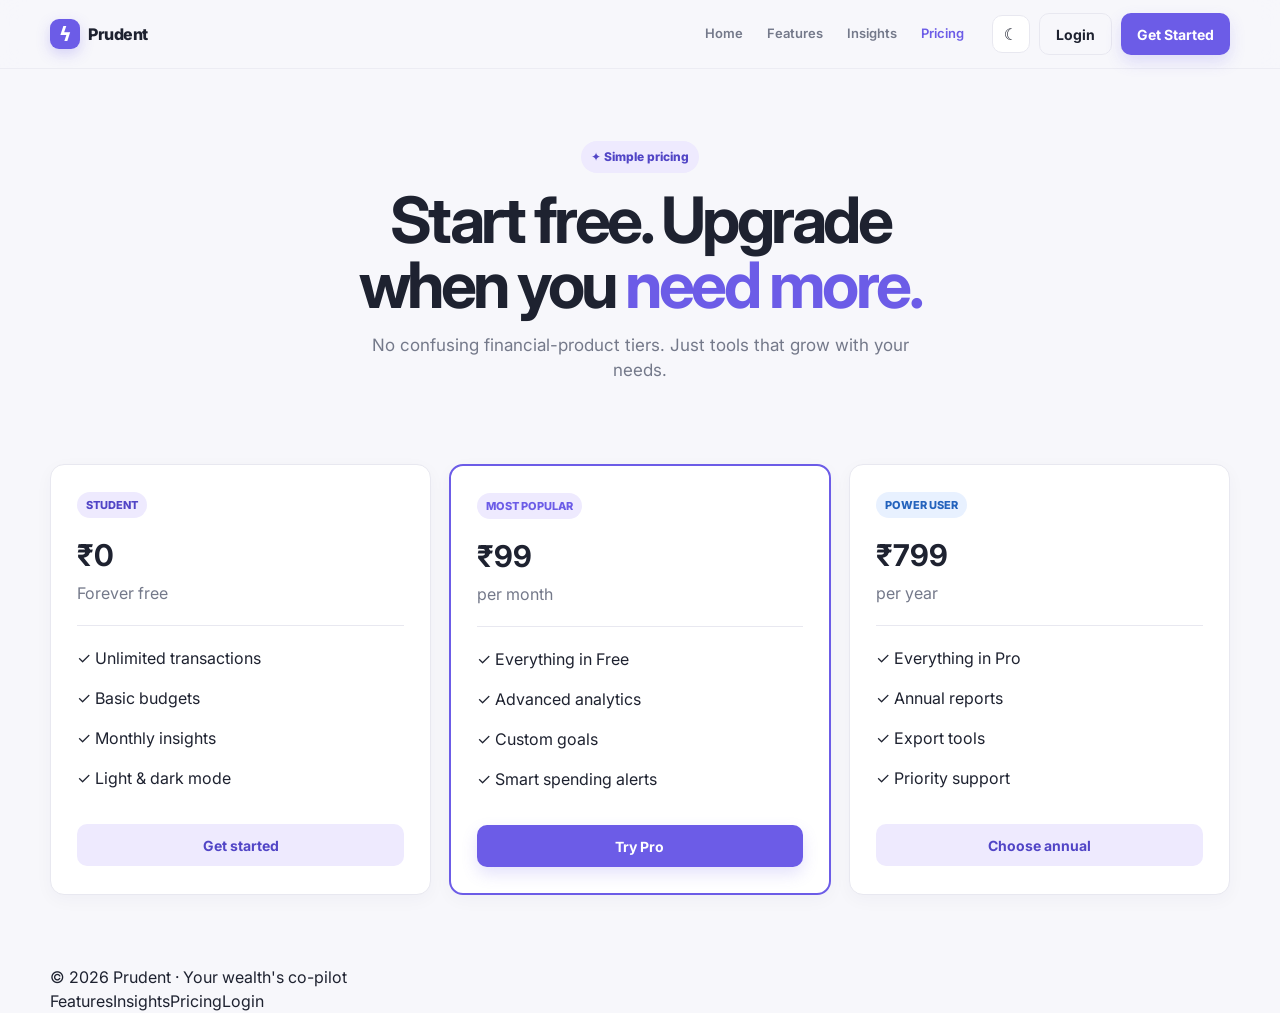
<file: pricing.html>
<!doctype html><html><head><meta charset="utf-8"><meta name="viewport" content="width=device-width,initial-scale=1"><title>Pricing — Prudent</title><link rel="stylesheet" href="styles.css"></head><body>
        <header class="navbar"><div class="container nav-inner">
          <a class="logo" href="index.html"><span class="logo-mark">ϟ</span>Prudent</a>
          <nav class="nav-links">
            <a class="" href="index.html">Home</a>
            <a class="" href="features.html">Features</a>
            <a class="" href="insights.html">Insights</a>
            <a class="active" href="pricing.html">Pricing</a>
          </nav>
          <div class="nav-actions"><button class="theme-btn" data-theme-toggle>☾</button><a class="btn btn-outline" href="auth.html">Login</a><a class="btn btn-primary" href="auth.html">Get Started</a><button class="theme-btn mobile-menu">☰</button></div>
        </div></header>
        
<section class="hero" style="padding-bottom:30px"><div class="container"><div class="section-head"><div class="eyebrow">✦ Simple pricing</div><h1 style="margin:auto">Start free. Upgrade when you <span class="gradient-text">need more.</span></h1><p style="margin:15px auto 0">No confusing financial-product tiers. Just tools that grow with your needs.</p></div></div></section>
<section class="section" style="padding-top:20px"><div class="container grid-3">
<div class="pricing-card"><span class="badge purple">STUDENT</span><h2 style="font-size:30px;margin:15px 0 3px">₹0</h2><p style="color:var(--muted)">Forever free</p><hr style="border:0;border-top:1px solid var(--border);margin:20px 0"><p>✓ Unlimited transactions</p><p>✓ Basic budgets</p><p>✓ Monthly insights</p><p>✓ Light & dark mode</p><a class="btn btn-secondary" style="width:100%;margin-top:18px" href="auth.html">Get started</a></div>
<div class="pricing-card" style="border:2px solid var(--primary);position:relative"><span class="badge" style="background:#EEEAFE;color:var(--primary)">MOST POPULAR</span><h2 style="font-size:30px;margin:15px 0 3px">₹99</h2><p style="color:var(--muted)">per month</p><hr style="border:0;border-top:1px solid var(--border);margin:20px 0"><p>✓ Everything in Free</p><p>✓ Advanced analytics</p><p>✓ Custom goals</p><p>✓ Smart spending alerts</p><a class="btn btn-primary" style="width:100%;margin-top:18px" href="auth.html">Try Pro</a></div>
<div class="pricing-card"><span class="badge blue">POWER USER</span><h2 style="font-size:30px;margin:15px 0 3px">₹799</h2><p style="color:var(--muted)">per year</p><hr style="border:0;border-top:1px solid var(--border);margin:20px 0"><p>✓ Everything in Pro</p><p>✓ Annual reports</p><p>✓ Export tools</p><p>✓ Priority support</p><a class="btn btn-secondary" style="width:100%;margin-top:18px" href="auth.html">Choose annual</a></div>
</div></section>
<footer><div class="container footer-row"><span>© 2026 Prudent · Your wealth's co-pilot</span><div class="footer-links"><a href="features.html">Features</a><a href="insights.html">Insights</a><a href="pricing.html">Pricing</a><a href="auth.html">Login</a></div></div></footer><div id="toast" class="toast"></div><script src="script.js"></script></body></html>
</file>
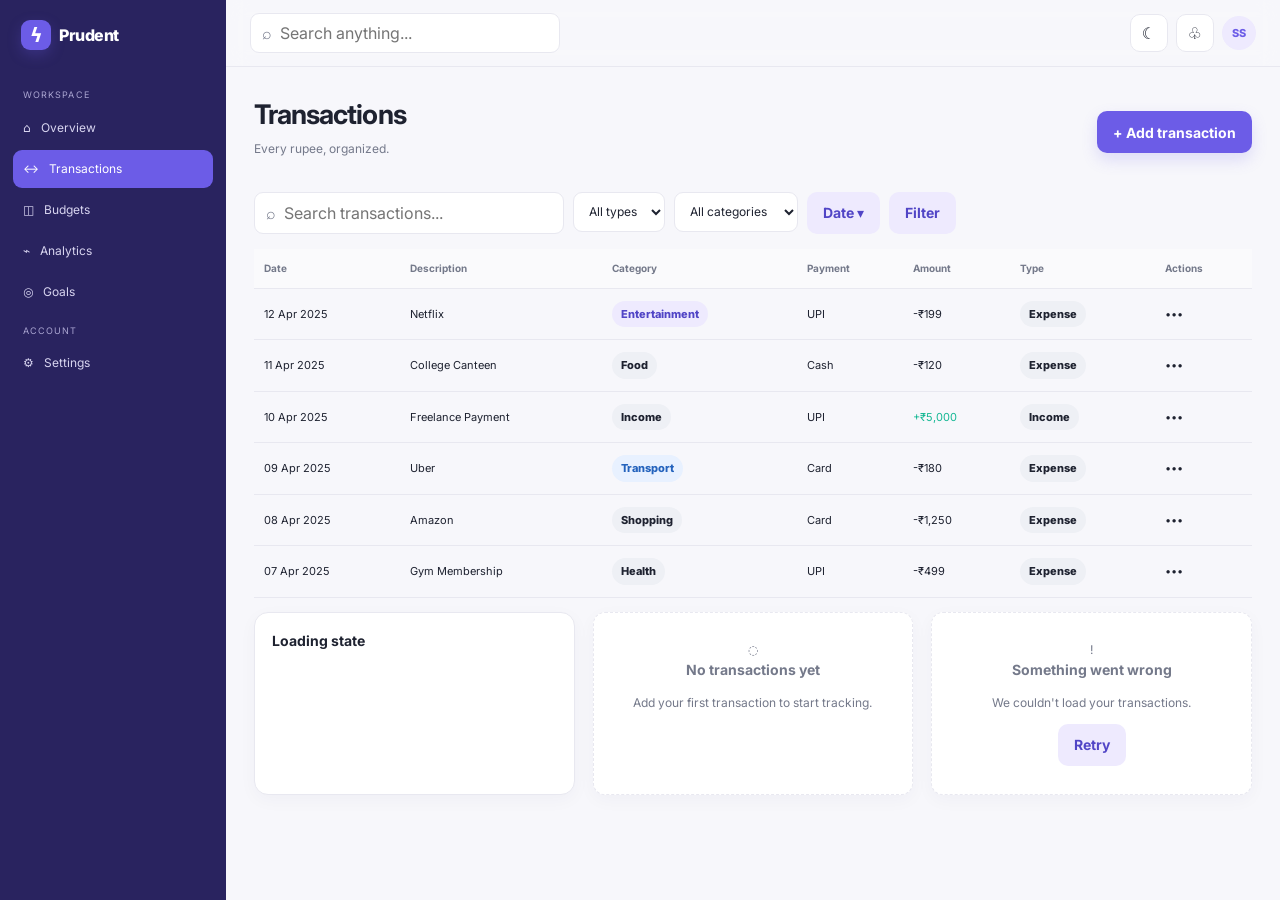
<file: transactions.html>
<!doctype html><html><head><meta charset="utf-8"><meta name="viewport" content="width=device-width,initial-scale=1"><title>Transactions — Prudent</title><link rel="stylesheet" href="styles.css"></head><body><div class="app-shell">
        <aside class="sidebar" id="sidebar">
          <div class="logo"><span class="logo-mark">ϟ</span>Prudent</div>
          <div class="side-group">
            <div class="side-label">Workspace</div>
            <a class="side-link " href="dashboard.html">⌂ <span>Overview</span></a>
            <a class="side-link active" href="transactions.html">↔ <span>Transactions</span></a>
            <a class="side-link " href="budgets.html">◫ <span>Budgets</span></a>
            <a class="side-link " href="analytics.html">⌁ <span>Analytics</span></a>
            <a class="side-link " href="goals-settings.html">◎ <span>Goals</span></a>
          </div>
          <div class="side-group">
            <div class="side-label">Account</div>
            <a class="side-link " href="goals-settings.html#settings">⚙ <span>Settings</span></a>
          </div>
        </aside>
        <div class="app-main">
          <header class="topbar">
            <div style="display:flex;align-items:center;gap:10px">
              <button class="theme-btn mobile-menu" data-menu>☰</button>
              <label class="search">⌕ <input placeholder="Search anything..." /></label>
            </div>
            <div class="top-actions">
              <button class="theme-btn" data-theme-toggle>☾</button>
              <button class="theme-btn" data-toast="No new notifications">♧</button>
              <div class="avatar">SS</div>
            </div>
          </header>
          <main class="page">
<div class="page-title"><div><h1>Transactions</h1><p>Every rupee, organized.</p></div><button class="btn btn-primary" data-modal-open="addTransactionModal">+ Add transaction</button></div>
<div class="toolbar"><label class="search">⌕ <input id="txSearch" placeholder="Search transactions..."></label><select class="filter" data-filter><option value="">All types</option><option value="income">Income</option><option value="expense">Expense</option></select><select class="filter" data-filter><option value="">All categories</option><option value="food">Food</option><option value="transport">Transport</option><option value="entertainment">Entertainment</option><option value="shopping">Shopping</option></select><button class="btn btn-secondary">Date ▾</button><button class="btn btn-secondary">Filter</button></div>
<div class="table-wrap"><table class="table"><thead><tr><th>Date</th><th>Description</th><th>Category</th><th>Payment</th><th>Amount</th><th>Type</th><th>Actions</th></tr></thead><tbody>
<tr class="tx-row" data-type="expense" data-category="entertainment"><td>12 Apr 2025</td><td>Netflix</td><td><span class="badge purple">Entertainment</span></td><td>UPI</td><td>-₹199</td><td><span class="badge red">Expense</span></td><td>•••</td></tr>
<tr class="tx-row" data-type="expense" data-category="food"><td>11 Apr 2025</td><td>College Canteen</td><td><span class="badge yellow">Food</span></td><td>Cash</td><td>-₹120</td><td><span class="badge red">Expense</span></td><td>•••</td></tr>
<tr class="tx-row" data-type="income" data-category="income"><td>10 Apr 2025</td><td>Freelance Payment</td><td><span class="badge green">Income</span></td><td>UPI</td><td class="positive">+₹5,000</td><td><span class="badge green">Income</span></td><td>•••</td></tr>
<tr class="tx-row" data-type="expense" data-category="transport"><td>09 Apr 2025</td><td>Uber</td><td><span class="badge blue">Transport</span></td><td>Card</td><td>-₹180</td><td><span class="badge red">Expense</span></td><td>•••</td></tr>
<tr class="tx-row" data-type="expense" data-category="shopping"><td>08 Apr 2025</td><td>Amazon</td><td><span class="badge pink">Shopping</span></td><td>Card</td><td>-₹1,250</td><td><span class="badge red">Expense</span></td><td>•••</td></tr>
<tr class="tx-row" data-type="expense" data-category="food"><td>07 Apr 2025</td><td>Gym Membership</td><td><span class="badge yellow">Health</span></td><td>UPI</td><td>-₹499</td><td><span class="badge red">Expense</span></td><td>•••</td></tr>
</tbody></table></div>
<div class="grid-3" style="margin-top:14px"><div class="panel"><div class="panel-title"><h3>Loading state</h3></div><div class="skeleton" style="width:80%"></div><div class="skeleton" style="width:55%;margin-top:10px"></div></div><div class="panel empty"><div class="empty-icon">◌</div><h3>No transactions yet</h3><p>Add your first transaction to start tracking.</p></div><div class="panel empty"><div class="empty-icon">!</div><h3>Something went wrong</h3><p>We couldn't load your transactions.</p><button class="btn btn-secondary">Retry</button></div></div>
<div class="modal-backdrop" id="addTransactionModal"><div class="modal"><div class="modal-head"><h2>Add transaction</h2><button class="close" data-modal-close>×</button></div><form id="addTransactionForm"><div class="form-group"><label>Type</label><select class="select"><option>Expense</option><option>Income</option></select></div><div class="form-group"><label>Amount</label><input class="input" placeholder="₹0.00" required></div><div class="form-group"><label>Category</label><select class="select"><option>Food</option><option>Transport</option><option>Entertainment</option><option>Shopping</option></select></div><div class="form-group"><label>Date</label><input class="input" type="date"></div><div class="form-group"><label>Payment method</label><select class="select"><option>UPI</option><option>Card</option><option>Cash</option></select></div><div class="form-group"><label>Description</label><input class="input" placeholder="Add a note"></div><div style="display:flex;justify-content:flex-end;gap:8px"><button type="button" class="btn btn-secondary" data-modal-close>Cancel</button><button class="btn btn-primary">Add</button></div></form></div></div>
</main>
        </div>
        </div><div id="toast" class="toast"></div><script src="script.js"></script></body></html>
</file>
<file: styles.css>
@import url('https://fonts.googleapis.com/css2?family=Inter:wght@400;500;600;700;750;800&display=swap');
:root{--primary:#6C5CE7;--primary-dark:#5145C6;--mint:#16B894;--coral:#F06464;--yellow:#F4B740;--blue:#3B82F6;--pink:#E84C9A;--bg:#F7F7FB;--surface:#fff;--text:#1E2230;--muted:#74798A;--border:#E8E8F0;--shadow:0 10px 28px rgba(34,31,71,.08);--radius:14px;--radius-sm:10px;--sidebar:226px}
*{box-sizing:border-box}html{scroll-behavior:smooth}body{margin:0;font-family:Inter,system-ui,sans-serif;background:var(--bg);color:var(--text);line-height:1.5}a{color:inherit;text-decoration:none}button,input,select{font:inherit}button{cursor:pointer}h1,h2,h3,h4,p{margin-top:0}.container{width:min(1180px,calc(100% - 40px));margin:auto}.logo{display:flex;align-items:center;gap:8px;font-weight:800;letter-spacing:-.03em}.logo-mark{display:grid;place-items:center;width:30px;height:30px;border-radius:9px;background:var(--primary);color:#fff;font-size:20px;box-shadow:0 5px 14px rgba(108,92,231,.25)}
.navbar{position:sticky;top:0;z-index:50;background:rgba(247,247,251,.9);backdrop-filter:blur(12px);border-bottom:1px solid rgba(232,232,240,.75)}.nav-inner{height:68px;display:flex;align-items:center;gap:28px}.nav-links{display:flex;align-items:center;gap:24px;margin-left:auto}.nav-links a{font-size:13px;color:var(--muted);font-weight:600}.nav-links a:hover,.nav-links a.active{color:var(--primary)}.nav-actions{display:flex;align-items:center;gap:9px}.theme-btn{border:1px solid var(--border);background:var(--surface);color:var(--text);width:38px;height:38px;border-radius:10px}.mobile-menu{display:none}.btn{border:0;border-radius:10px;min-height:42px;padding:0 16px;display:inline-flex;align-items:center;justify-content:center;gap:7px;font-weight:700;font-size:14px;transition:.18s ease}.btn:hover{transform:translateY(-1px)}.btn-primary{background:var(--primary);color:#fff;box-shadow:0 7px 16px rgba(108,92,231,.18)}.btn-primary:hover{background:var(--primary-dark)}.btn-secondary{background:#EEEAFE;color:var(--primary-dark)}.btn-outline{background:transparent;border:1px solid var(--border);color:var(--text)}.btn-ghost{background:transparent;color:var(--primary)}
.hero{padding:72px 0 55px}.hero-grid{display:grid;grid-template-columns:1fr 1.05fr;gap:55px;align-items:center}.eyebrow{display:inline-flex;padding:7px 10px;border-radius:99px;background:#EEEAFE;color:var(--primary-dark);font-size:12px;font-weight:800;margin-bottom:14px}.hero h1{font-size:clamp(42px,5vw,66px);line-height:1.02;letter-spacing:-.055em;margin-bottom:18px}.gradient-text{color:var(--primary)}.hero p{font-size:17px;color:var(--muted);max-width:570px}.hero-actions{display:flex;gap:10px;margin:24px 0}.hero-note{font-size:12px;color:var(--muted)}.avatar-stack{display:flex;align-items:center;gap:7px;margin-top:18px}.avatar-stack span{width:28px;height:28px;border-radius:50%;display:grid;place-items:center;background:#EDEBFA;border:2px solid var(--surface);font-size:10px;font-weight:700}.mockup{background:var(--surface);border:1px solid var(--border);border-radius:20px;padding:12px;box-shadow:var(--shadow);transform:rotate(1deg)}.mock-top{height:25px;display:flex;gap:5px;align-items:center}.dot{width:7px;height:7px;border-radius:50%;background:#D8D9E3}.app-preview{display:grid;grid-template-columns:90px 1fr;min-height:390px;border-radius:12px;overflow:hidden;border:1px solid var(--border)}.preview-side{background:#29235F;color:#fff;padding:15px 10px}.preview-side div{font-size:9px;padding:8px 5px;opacity:.8}.preview-side div:first-child{background:#6C5CE7;border-radius:7px;opacity:1}.preview-main{padding:16px;background:#FAFAFD}.preview-cards{display:grid;grid-template-columns:repeat(4,1fr);gap:7px}.preview-card{background:#fff;border:1px solid var(--border);border-radius:8px;padding:10px}.preview-card b{font-size:13px}.preview-chart{height:150px;margin-top:10px;background:linear-gradient(to top,transparent 24%,#eee 25%,transparent 26%,transparent 49%,#eee 50%,transparent 51%,transparent 74%,#eee 75%,transparent 76%);position:relative}.preview-bars{position:absolute;inset:25px 20px 15px;display:flex;align-items:end;gap:10px}.preview-bars i{flex:1;background:var(--primary);border-radius:4px 4px 0 0}
.section{padding:70px 0}.section-head{max-width:650px;margin:0 auto 30px;text-align:center}.section-head h2{font-size:32px;letter-spacing:-.035em}.section-head p{color:var(--muted)}.grid-3{display:grid;grid-template-columns:repeat(3,1fr);gap:18px}.feature-card,.pricing-card,.panel,.stat{background:var(--surface);border:1px solid var(--border);border-radius:var(--radius);box-shadow:0 5px 18px rgba(34,31,71,.035)}.feature-card{padding:22px}.feature-card h3{font-size:17px}.feature-card p{font-size:13px;color:var(--muted)}.icon-box{width:42px;height:42px;border-radius:12px;display:grid;place-items:center;background:#EEEAFE;color:var(--primary);margin-bottom:15px}.icon-green{background:#E2F8F2;color:var(--mint)}.icon-yellow{background:#FFF3D4;color:#A87800}.icon-blue{background:#E8F1FF;color:var(--blue)}
.pricing-card{padding:26px}.pricing-card.featured{border:2px solid var(--primary);box-shadow:0 14px 35px rgba(108,92,231,.12)}.pricing-card h3{font-size:20px}.price{font-size:38px;font-weight:800;letter-spacing:-.05em}.pricing-card ul{padding-left:18px;color:var(--muted);font-size:13px;line-height:2}.badge{display:inline-flex;padding:5px 9px;border-radius:99px;background:#EEF0F5;font-size:11px;font-weight:800}.badge.purple{background:#EEEAFE;color:var(--primary-dark)}.badge.blue{background:#E8F1FF;color:#2463BD}
.auth-page{min-height:calc(100vh - 68px);display:grid;place-items:center;padding:35px}.auth-wrap{width:min(930px,100%);display:grid;grid-template-columns:1fr 1fr;background:var(--surface);border:1px solid var(--border);border-radius:20px;overflow:hidden;box-shadow:var(--shadow)}.auth-art{background:#EEEAFE;min-height:610px;padding:28px;display:flex;align-items:center}.auth-art-inner{width:100%;text-align:center}.student{font-size:110px;margin:20px 0}.auth-form{padding:42px}.auth-form h1{font-size:27px}.tabs{display:grid;grid-template-columns:1fr 1fr;background:#F1F1F7;padding:4px;border-radius:10px;margin:20px 0}.tab{border:0;background:transparent;padding:10px;border-radius:8px;color:var(--muted);font-weight:700}.tab.active{background:var(--surface);color:var(--primary);box-shadow:0 2px 6px rgba(0,0,0,.06)}.auth-state{display:none}.auth-state.active{display:block}.form-group{margin-bottom:14px}.form-group label{display:block;font-size:12px;font-weight:700;margin-bottom:6px}.input,.select,.search input{width:100%;height:44px;border:1px solid var(--border);border-radius:9px;background:var(--surface);color:var(--text);padding:0 12px;outline:none}.input:focus,.select:focus,.search input:focus{border-color:var(--primary);box-shadow:0 0 0 3px rgba(108,92,231,.1)}.check{font-size:12px;color:var(--muted);display:flex;gap:6px;align-items:center}
.app-shell{min-height:100vh;display:flex}.sidebar{position:fixed;inset:0 auto 0 0;width:var(--sidebar);background:#29235F;color:#fff;padding:20px 13px;z-index:70}.sidebar .logo{padding:0 8px 25px}.sidebar .logo-mark{background:var(--primary)}.side-group{margin-top:13px}.side-label{text-transform:uppercase;letter-spacing:.12em;font-size:9px;color:#AAA5D1;padding:0 10px 7px}.side-link{display:flex;align-items:center;gap:10px;padding:10px;border-radius:9px;color:#D8D5F0;font-size:12px;margin-bottom:3px}.side-link:hover,.side-link.active{background:#6C5CE7;color:#fff}.app-main{margin-left:var(--sidebar);width:calc(100% - var(--sidebar))}.topbar{height:67px;background:rgba(247,247,251,.88);backdrop-filter:blur(10px);border-bottom:1px solid var(--border);display:flex;align-items:center;justify-content:space-between;padding:0 24px;position:sticky;top:0;z-index:40}.search{display:flex;align-items:center;gap:8px;background:var(--surface);border:1px solid var(--border);border-radius:9px;width:310px;padding-left:11px;color:var(--muted)}.search input{height:38px;border:0;padding-left:0;background:transparent}.top-actions{display:flex;align-items:center;gap:8px}.avatar{width:34px;height:34px;border-radius:50%;background:#EEEAFE;color:var(--primary);display:grid;place-items:center;font-size:11px;font-weight:800}.page{padding:28px;max-width:1450px;margin:auto}.page-title{display:flex;align-items:center;justify-content:space-between;gap:15px;margin-bottom:22px}.page-title h1{font-size:27px;letter-spacing:-.035em;margin-bottom:4px}.page-title p{font-size:12px;color:var(--muted)}.stat-grid{display:grid;grid-template-columns:repeat(4,1fr);gap:14px}.stat{padding:17px}.stat-top{display:flex;align-items:center;justify-content:space-between;font-size:11px;color:var(--muted)}.stat strong{display:block;font-size:24px;margin:10px 0 4px}.stat small{font-size:10px}.stat-icon{width:31px;height:31px;border-radius:9px;display:grid;place-items:center}.positive{color:var(--mint)}.negative{color:var(--coral)}.dashboard-grid{display:grid;grid-template-columns:1.4fr 1fr 1fr;gap:14px;margin-top:14px}.panel{padding:17px}.panel.wide{grid-column:span 2}.panel-title{display:flex;justify-content:space-between;align-items:center;gap:10px;margin-bottom:14px}.panel-title h2,.panel-title h3{margin:0;font-size:14px}.panel-title span,.panel-title a{font-size:10px;color:var(--muted)}.big-chart{height:175px;display:flex;align-items:end;gap:10px;padding:10px 8px;border-bottom:1px solid var(--border);background:repeating-linear-gradient(to top,transparent 0,transparent 43px,#eeeef4 44px)}.big-bar{display:block;flex:1;background:linear-gradient(to top,var(--primary),#A69CF3);border-radius:5px 5px 0 0}.budget-row{margin:12px 0}.budget-head{display:flex;justify-content:space-between;font-size:11px;margin-bottom:6px}.progress{height:8px;background:#ECEEF5;border-radius:99px;overflow:hidden}.progress span{display:block;height:100%;border-radius:99px;background:var(--primary)}.progress.green span{background:var(--mint)}.progress.yellow span{background:var(--yellow)}.line-chart{height:175px}.line-chart svg{width:100%;height:100%}.tx-list{display:grid;gap:10px}.tx{display:grid;grid-template-columns:30px 1fr auto;gap:8px;align-items:center}.tx-icon{width:30px;height:30px;border-radius:9px;background:#F0F0F6;display:grid;place-items:center;font-size:13px}.tx-name{font-size:11px;font-weight:700}.tx-meta{font-size:9px;color:var(--muted)}.tx-amt{font-size:11px;font-weight:700}
.toolbar{display:flex;gap:9px;flex-wrap:wrap;margin-bottom:15px}.filter{height:40px;border:1px solid var(--border);border-radius:9px;background:var(--surface);padding:0 11px;color:var(--text);font-size:12px}.table-wrap{overflow:auto}.table{width:100%;border-collapse:collapse;min-width:720px}.table th,.table td{text-align:left;padding:12px 10px;border-bottom:1px solid var(--border);font-size:11px}.table th{font-size:10px;color:var(--muted);font-weight:700;background:#FAFAFC}.amount-expense{color:var(--coral);font-weight:700}.amount-income{color:var(--mint);font-weight:700}.empty,.loading,.error{padding:28px;text-align:center;border:1px dashed var(--border);border-radius:12px;color:var(--muted);font-size:12px}.loading{background:linear-gradient(90deg,#f4f4f8,#fff,#f4f4f8);background-size:200% 100%;animation:shimmer 1.3s infinite}@keyframes shimmer{to{background-position:-200% 0}}.error{color:var(--coral);border-color:#F6C8C8}.budget-grid{display:grid;grid-template-columns:repeat(2,1fr);gap:14px}.budget-card{padding:18px;border:1px solid var(--border);border-radius:13px;background:var(--surface)}.budget-card .budget-head{font-size:12px}.budget-card strong{font-size:20px}.budget-card small{color:var(--muted)}.analytics-grid{display:grid;grid-template-columns:repeat(2,1fr);gap:14px}.donut-large{width:190px;height:190px;border-radius:50%;margin:10px auto;background:conic-gradient(var(--coral) 0 36%,var(--blue) 36% 52%,var(--yellow) 52% 73%,var(--pink) 73% 85%,#BFC4D4 85% 100%);position:relative}.donut-large:after{content:'₹11,420\A total spent';white-space:pre;text-align:center;position:absolute;inset:39px;border-radius:50%;background:var(--surface);display:grid;place-items:center;font-size:12px;font-weight:800}.legend{display:grid;gap:7px;font-size:11px}.legend div{display:flex;justify-content:space-between}.goals-settings{display:grid;grid-template-columns:1.1fr 1fr;gap:14px}.goal{padding:15px;border:1px solid var(--border);border-radius:12px;margin-bottom:10px}.goal-top{display:flex;align-items:center;justify-content:space-between}.goal strong{font-size:16px}.goal small{font-size:10px;color:var(--muted)}
.modal-backdrop{position:fixed;inset:0;background:rgba(20,18,40,.45);display:none;align-items:center;justify-content:center;padding:20px;z-index:100}.modal-backdrop.open{display:flex}.modal{width:min(470px,100%);max-height:90vh;overflow:auto;background:var(--surface);border-radius:16px;padding:22px;box-shadow:0 25px 80px rgba(0,0,0,.2)}.modal-head{display:flex;justify-content:space-between;align-items:center;margin-bottom:15px}.modal-head h2{font-size:20px}.close{border:0;background:transparent;font-size:25px;color:var(--muted)}.toast{position:fixed;right:22px;bottom:22px;z-index:150;background:#25243A;color:#fff;padding:12px 15px;border-radius:10px;font-size:12px;box-shadow:var(--shadow);transform:translateY(20px);opacity:0;pointer-events:none;transition:.25s}.toast.show{transform:translateY(0);opacity:1}
body.dark{--bg:#10121B;--surface:#181B27;--text:#F4F4FA;--muted:#A4A8B8;--border:#2A2E3D;--shadow:0 12px 35px rgba(0,0,0,.25)}body.dark .navbar,body.dark .topbar{background:rgba(16,18,27,.88)}body.dark .btn-secondary,body.dark .eyebrow{background:#2B2756;color:#C9C3FF}body.dark .preview-main{background:#131621}body.dark .preview-card,body.dark .table th{background:#1C1F2C}body.dark .tabs{background:#11141E}body.dark .big-chart{background:repeating-linear-gradient(to top,transparent 0,transparent 43px,#292D3A 44px)}
@media(max-width:1050px){.hero-grid{gap:30px}.dashboard-grid{grid-template-columns:1fr 1fr}.panel.wide{grid-column:span 2}.stat-grid{grid-template-columns:repeat(2,1fr)}.nav-links{gap:14px}.analytics-grid,.goals-settings{grid-template-columns:1fr}}
@media(max-width:780px){.container{width:min(100% - 28px,600px)}.nav-inner{height:60px}.nav-links{display:none}.nav-actions .btn-outline{display:none}.mobile-menu{display:grid;place-items:center}.hero{padding:45px 0}.hero-grid{grid-template-columns:1fr}.hero h1{font-size:43px}.mockup{transform:none}.grid-3{grid-template-columns:1fr}.auth-wrap{grid-template-columns:1fr}.auth-art{display:none}.auth-form{padding:28px}.sidebar{transform:translateX(-100%);transition:.25s}.sidebar.open{transform:translateX(0)}.app-main{margin-left:0;width:100%}.topbar{padding:0 14px}.search{width:min(45vw,260px)}.page{padding:20px 14px}.page-title{align-items:flex-start;flex-direction:column}.page-title h1{font-size:23px}.stat-grid,.dashboard-grid,.budget-grid{grid-template-columns:1fr}.panel.wide{grid-column:auto}.dashboard-grid{gap:12px}.toolbar .search{width:100%}.analytics-grid{grid-template-columns:1fr}.goals-settings{grid-template-columns:1fr}}
@media(max-width:430px){.topbar .search{width:46vw}.top-actions .theme-btn:first-child{display:none}.hero-actions{flex-direction:column}.btn{width:100%}.preview-cards{grid-template-columns:repeat(2,1fr)}.app-preview{grid-template-columns:65px 1fr}.preview-side{padding:10px 5px}.preview-side div{font-size:7px}.stat strong{font-size:21px}}
</file>
